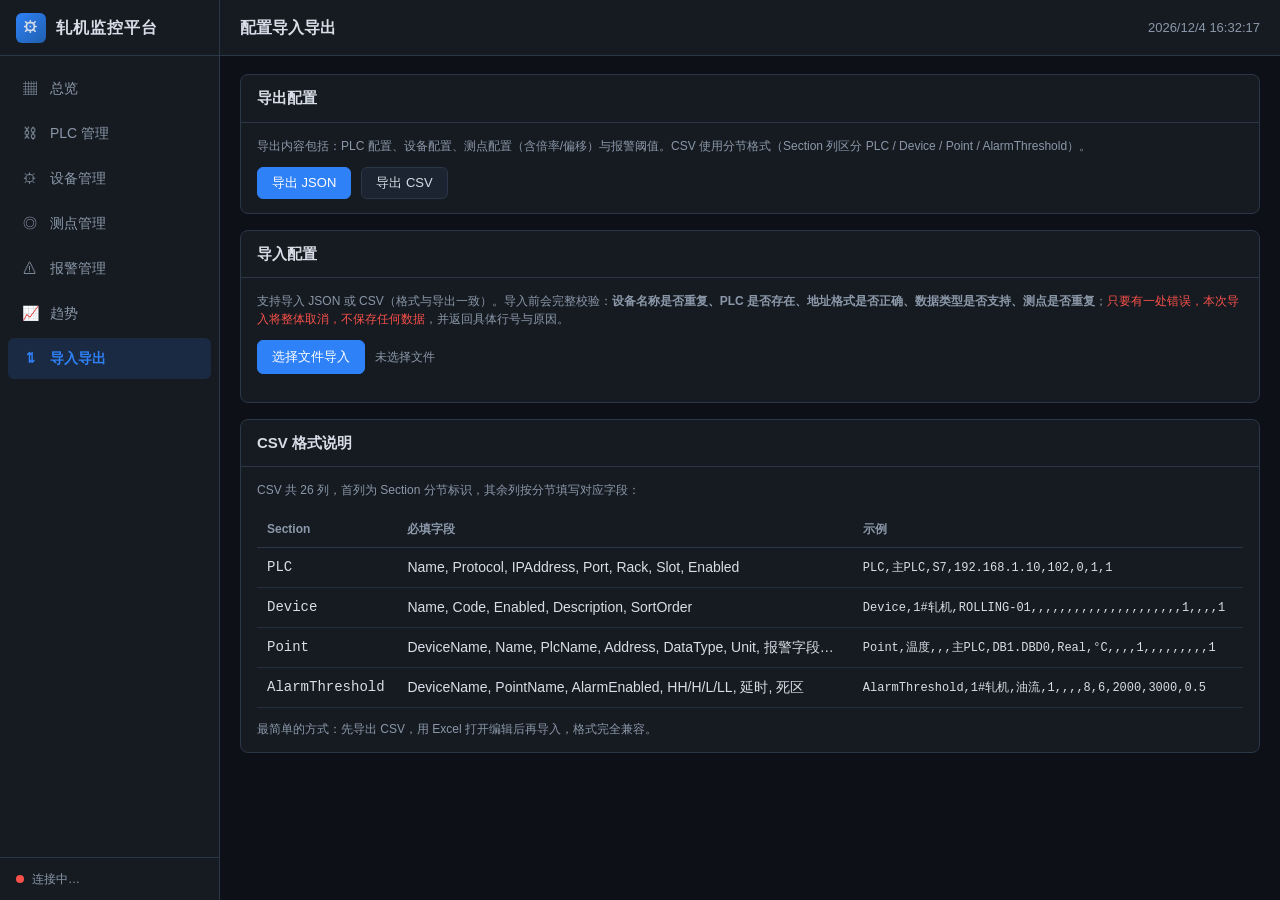
<file: new-chat/RollingMillMonitor/wwwroot/config.html>
<!DOCTYPE html>
<html lang="zh-CN">
<head>
  <meta charset="UTF-8">
  <meta name="viewport" content="width=device-width, initial-scale=1.0">
  <title>配置导入导出 - 轧机监控平台</title>
  <link rel="stylesheet" href="css/style.css">
</head>
<body>
  <div class="layout">
    <aside class="sidebar" id="sidebar"></aside>
    <div class="main">
      <div class="topbar">
        <div class="page-title" id="page-title">配置导入导出</div>
        <div class="right"><span id="clock">--</span></div>
      </div>
      <div class="content">
        <div class="panel">
          <div class="panel-head"><h3>导出配置</h3></div>
          <div class="panel-body">
            <p class="muted small mb-12">导出内容包括：PLC 配置、设备配置、测点配置（含倍率/偏移）与报警阈值。CSV 使用分节格式（Section 列区分 PLC / Device / Point / AlarmThreshold）。</p>
            <div class="filters">
              <button class="btn primary" onclick="exportJson()">导出 JSON</button>
              <button class="btn" onclick="exportCsv()">导出 CSV</button>
            </div>
          </div>
        </div>

        <div class="panel">
          <div class="panel-head"><h3>导入配置</h3></div>
          <div class="panel-body">
            <p class="muted small mb-12">支持导入 JSON 或 CSV（格式与导出一致）。导入前会完整校验：<b>设备名称是否重复、PLC 是否存在、地址格式是否正确、数据类型是否支持、测点是否重复</b>；<span class="alert-lv-critical">只要有一处错误，本次导入将整体取消，不保存任何数据</span>，并返回具体行号与原因。</p>
            <div class="filters">
              <label class="btn primary" style="cursor:pointer">选择文件导入<input type="file" id="import-file" accept=".json,.csv,text/csv,application/json" style="display:none"></label>
              <span class="muted small" id="file-name">未选择文件</span>
            </div>
            <div class="import-result" id="import-result"></div>
          </div>
        </div>

        <div class="panel">
          <div class="panel-head"><h3>CSV 格式说明</h3></div>
          <div class="panel-body">
            <p class="small muted">CSV 共 26 列，首列为 Section 分节标识，其余列按分节填写对应字段：</p>
            <table class="tbl mt-12">
              <thead><tr><th>Section</th><th>必填字段</th><th>示例</th></tr></thead>
              <tbody>
                <tr><td class="mono">PLC</td><td>Name, Protocol, IPAddress, Port, Rack, Slot, Enabled</td><td class="mono small">PLC,主PLC,S7,192.168.1.10,102,0,1,1</td></tr>
                <tr><td class="mono">Device</td><td>Name, Code, Enabled, Description, SortOrder</td><td class="mono small">Device,1#轧机,ROLLING-01,,,,,,,,,,,,,,,,,,,,,1,,,,1</td></tr>
                <tr><td class="mono">Point</td><td>DeviceName, Name, PlcName, Address, DataType, Unit, 报警字段…</td><td class="mono small">Point,温度,,,主PLC,DB1.DBD0,Real,°C,,,,1,,,,,,,,,1</td></tr>
                <tr><td class="mono">AlarmThreshold</td><td>DeviceName, PointName, AlarmEnabled, HH/H/L/LL, 延时, 死区</td><td class="mono small">AlarmThreshold,1#轧机,油流,1,,,,8,6,2000,3000,0.5</td></tr>
              </tbody>
            </table>
            <p class="small muted mt-12">最简单的方式：先导出 CSV，用 Excel 打开编辑后再导入，格式完全兼容。</p>
          </div>
        </div>
      </div>
    </div>
  </div>

  <div id="toast-box"></div>
  <script src="lib/signalr/signalr.min.js"></script>
  <script src="js/common.js"></script>
  <script src="js/config.js"></script>
</body>
</html>
</file>
<file: new-chat/RollingMillMonitor/wwwroot/css/style.css>
/* ============================================================
   轧机监控平台 —— 深色工业监控风格
   ============================================================ */
:root {
  --bg: #0d1117;
  --bg-panel: #161b22;
  --bg-panel-2: #1b2430;
  --bg-hover: #212d3d;
  --border: #2b3648;
  --border-soft: #232e3f;
  --text: #d7dee7;
  --text-muted: #8b98a9;
  --accent: #2f81f7;
  --accent-hover: #4a96ff;

  --st-normal: #2ea043;
  --st-notconfigured: #6e7781;
  --st-configerror: #d29922;
  --st-commfault: #f85149;
  --st-readfailed: #f0883e;
  --st-disabled: #8b949e;
  --st-waiting: #58a6ff;

  --alarm-critical: #f85149;
  --alarm-warning: #d29922;
  --sim: #c777e9;
}

* { box-sizing: border-box; margin: 0; padding: 0; }

html, body { height: 100%; }

body {
  font-family: "Microsoft YaHei", "PingFang SC", "Segoe UI", sans-serif;
  background: var(--bg);
  color: var(--text);
  font-size: 14px;
  line-height: 1.5;
}

/* ---------- 布局 ---------- */
.layout { display: flex; height: 100vh; }

.sidebar {
  width: 220px;
  flex-shrink: 0;
  background: var(--bg-panel);
  border-right: 1px solid var(--border);
  display: flex;
  flex-direction: column;
  position: fixed;
  top: 0; bottom: 0; left: 0;
  z-index: 50;
}

.sidebar .brand {
  height: 56px;
  display: flex;
  align-items: center;
  gap: 10px;
  padding: 0 16px;
  border-bottom: 1px solid var(--border);
  font-size: 16px;
  font-weight: 600;
  letter-spacing: 1px;
  color: var(--text);
}

.sidebar .brand .logo {
  width: 30px; height: 30px;
  border-radius: 6px;
  background: linear-gradient(135deg, #2f81f7, #1f5fae);
  display: flex; align-items: center; justify-content: center;
  font-size: 15px;
}

.sidebar nav { flex: 1; padding: 12px 8px; overflow-y: auto; }

.sidebar nav a {
  display: flex;
  align-items: center;
  gap: 10px;
  padding: 10px 12px;
  margin-bottom: 4px;
  border-radius: 6px;
  color: var(--text-muted);
  text-decoration: none;
  font-size: 14px;
  transition: background .15s, color .15s;
}

.sidebar nav a:hover { background: var(--bg-hover); color: var(--text); }
.sidebar nav a.active {
  background: rgba(47, 129, 247, .15);
  color: var(--accent);
  font-weight: 600;
}

.sidebar nav a .nav-icon { width: 20px; text-align: center; }

.sidebar .foot {
  padding: 12px 16px;
  border-top: 1px solid var(--border);
  color: var(--text-muted);
  font-size: 12px;
  display: flex;
  align-items: center;
  gap: 8px;
}

.main {
  flex: 1;
  margin-left: 220px;
  display: flex;
  flex-direction: column;
  min-width: 0;
}

.topbar {
  height: 56px;
  display: flex;
  align-items: center;
  justify-content: space-between;
  padding: 0 20px;
  border-bottom: 1px solid var(--border);
  background: var(--bg-panel);
  position: sticky; top: 0; z-index: 40;
}

.topbar .page-title { font-size: 16px; font-weight: 600; }

.topbar .right { display: flex; align-items: center; gap: 14px; color: var(--text-muted); font-size: 13px; }

.conn-dot {
  width: 8px; height: 8px; border-radius: 50%;
  background: var(--st-commfault);
  display: inline-block;
}
.conn-dot.on { background: var(--st-normal); }
.conn-dot.connecting { background: var(--st-waiting); }

.content { flex: 1; overflow-y: auto; padding: 18px 20px 40px; }

/* ---------- 统计卡片 ---------- */
.stat-grid {
  display: grid;
  grid-template-columns: repeat(auto-fit, minmax(120px, 1fr));
  gap: 12px;
  margin-bottom: 18px;
}

.stat-card {
  background: var(--bg-panel);
  border: 1px solid var(--border);
  border-radius: 8px;
  padding: 12px 14px;
}

.stat-card .label { color: var(--text-muted); font-size: 12px; margin-bottom: 6px; }
.stat-card .num { font-size: 26px; font-weight: 700; font-variant-numeric: tabular-nums; }
.stat-card .num.accent { color: var(--accent); }
.stat-card .num.warn { color: var(--st-commfault); }
.stat-card .num.good { color: var(--st-normal); }
.stat-card .num.amber { color: var(--st-configerror); }
.stat-card .num.gray { color: var(--text-muted); }

/* ---------- 面板 ---------- */
.panel {
  background: var(--bg-panel);
  border: 1px solid var(--border);
  border-radius: 8px;
  margin-bottom: 16px;
}

.panel-head {
  padding: 12px 16px;
  border-bottom: 1px solid var(--border);
  display: flex;
  align-items: center;
  justify-content: space-between;
  gap: 12px;
  flex-wrap: wrap;
}

.panel-head h3 { font-size: 15px; font-weight: 600; }
.panel-body { padding: 14px 16px; }

/* ---------- 表格 ---------- */
table.tbl { width: 100%; border-collapse: collapse; }
table.tbl th {
  text-align: left;
  padding: 9px 10px;
  color: var(--text-muted);
  font-weight: 600;
  font-size: 12px;
  border-bottom: 1px solid var(--border);
  white-space: nowrap;
}
table.tbl td {
  padding: 9px 10px;
  border-bottom: 1px solid var(--border-soft);
  vertical-align: middle;
}
table.tbl tr:hover td { background: var(--bg-hover); }
table.tbl td.num { font-variant-numeric: tabular-nums; }

.tbl-wrap { overflow-x: auto; }

/* ---------- 状态徽标 ---------- */
.badge {
  display: inline-flex;
  align-items: center;
  gap: 5px;
  padding: 2px 9px;
  border-radius: 20px;
  font-size: 12px;
  white-space: nowrap;
  border: 1px solid transparent;
}
.badge .dot { width: 6px; height: 6px; border-radius: 50%; background: currentColor; }

.st-normal { color: var(--st-normal); border-color: color-mix(in srgb, var(--st-normal) 45%, transparent); background: color-mix(in srgb, var(--st-normal) 12%, transparent); }
.st-notconfigured { color: var(--st-notconfigured); border-color: color-mix(in srgb, var(--st-notconfigured) 45%, transparent); background: color-mix(in srgb, var(--st-notconfigured) 12%, transparent); }
.st-configerror { color: var(--st-configerror); border-color: color-mix(in srgb, var(--st-configerror) 45%, transparent); background: color-mix(in srgb, var(--st-configerror) 12%, transparent); }
.st-commfault { color: var(--st-commfault); border-color: color-mix(in srgb, var(--st-commfault) 45%, transparent); background: color-mix(in srgb, var(--st-commfault) 12%, transparent); }
.st-readfailed { color: var(--st-readfailed); border-color: color-mix(in srgb, var(--st-readfailed) 45%, transparent); background: color-mix(in srgb, var(--st-readfailed) 12%, transparent); }
.st-disabled { color: var(--st-disabled); border-color: color-mix(in srgb, var(--st-disabled) 45%, transparent); background: color-mix(in srgb, var(--st-disabled) 12%, transparent); }
.st-waiting { color: var(--st-waiting); border-color: color-mix(in srgb, var(--st-waiting) 45%, transparent); background: color-mix(in srgb, var(--st-waiting) 12%, transparent); }

.alert-lv-critical { color: var(--alarm-critical); }
.alert-lv-warning { color: var(--alarm-warning); }
.ok-val { color: var(--ok, #34c759); font-size: 18px; font-weight: 700; }

.sim-badge {
  color: var(--sim);
  border-color: color-mix(in srgb, var(--sim) 45%, transparent);
  background: color-mix(in srgb, var(--sim) 10%, transparent);
  font-size: 11px;
  padding: 1px 7px;
  border-radius: 20px;
  border: 1px solid color-mix(in srgb, var(--sim) 45%, transparent);
}

.reason { color: var(--text-muted); font-size: 12px; max-width: 420px; }

/* ---------- 设备卡片 ---------- */
.device-grid {
  display: grid;
  grid-template-columns: repeat(auto-fill, minmax(430px, 1fr));
  gap: 14px;
}

.device-card {
  background: var(--bg-panel);
  border: 1px solid var(--border);
  border-radius: 8px;
  overflow: hidden;
}

.device-card .dc-head {
  padding: 12px 16px;
  border-bottom: 1px solid var(--border);
  display: flex;
  align-items: center;
  justify-content: space-between;
  gap: 10px;
  flex-wrap: wrap;
}

.device-card .dc-name { font-size: 16px; font-weight: 600; }
.device-card .dc-code { color: var(--text-muted); font-size: 12px; margin-top: 2px; }

.device-card table.tbl td:first-child { color: var(--text-muted); }
.device-card .big-val { font-size: 18px; font-weight: 700; font-variant-numeric: tabular-nums; }
.device-card .unit { color: var(--text-muted); font-size: 12px; margin-left: 3px; }
.device-card .last-update { color: var(--text-muted); font-size: 12px; }

/* ---------- 按钮 ---------- */
.btn {
  display: inline-flex;
  align-items: center;
  gap: 6px;
  padding: 6px 14px;
  border-radius: 6px;
  border: 1px solid var(--border);
  background: var(--bg-panel-2);
  color: var(--text);
  font-size: 13px;
  cursor: pointer;
  transition: background .15s, border-color .15s;
  text-decoration: none;
}
.btn:hover { background: var(--bg-hover); }
.btn.primary { background: var(--accent); border-color: var(--accent); color: #fff; }
.btn.primary:hover { background: var(--accent-hover); }
.btn.danger { color: var(--st-commfault); border-color: color-mix(in srgb, var(--st-commfault) 40%, transparent); }
.btn.danger:hover { background: color-mix(in srgb, var(--st-commfault) 15%, transparent); }
.btn.sm { padding: 3px 9px; font-size: 12px; }
.btn:disabled { opacity: .5; cursor: not-allowed; }

/* ---------- 表单 ---------- */
.form-grid { display: grid; grid-template-columns: 1fr 1fr; gap: 12px 16px; }
.form-grid .full { grid-column: 1 / -1; }

.field label { display: block; color: var(--text-muted); font-size: 12px; margin-bottom: 5px; }
.field input[type=text], .field input[type=number], .field select {
  width: 100%;
  padding: 8px 10px;
  border-radius: 6px;
  border: 1px solid var(--border);
  background: var(--bg);
  color: var(--text);
  font-size: 13px;
  outline: none;
}
.field input:focus, .field select:focus { border-color: var(--accent); }
.field .hint { color: var(--text-muted); font-size: 11px; margin-top: 4px; }
.field.err input, .field.err select { border-color: var(--st-commfault); }
.field .f-err { color: var(--st-commfault); font-size: 11px; margin-top: 4px; }

.form-actions {
  margin-top: 16px;
  display: flex;
  justify-content: flex-end;
  gap: 10px;
}

/* ---------- 弹窗 ---------- */
.modal-overlay {
  position: fixed; inset: 0;
  background: rgba(0,0,0,.55);
  display: none;
  align-items: flex-start;
  justify-content: center;
  z-index: 100;
  padding: 40px 16px;
  overflow-y: auto;
}
.modal-overlay.show { display: flex; }

.modal {
  background: var(--bg-panel);
  border: 1px solid var(--border);
  border-radius: 10px;
  width: 100%;
  max-width: 640px;
  box-shadow: 0 12px 40px rgba(0,0,0,.5);
}

.modal-head {
  padding: 14px 18px;
  border-bottom: 1px solid var(--border);
  display: flex;
  justify-content: space-between;
  align-items: center;
}
.modal-head h3 { font-size: 15px; font-weight: 600; }
.modal-close { cursor: pointer; color: var(--text-muted); font-size: 18px; background: none; border: none; }
.modal-body { padding: 18px; max-height: 70vh; overflow-y: auto; }
.modal-foot { padding: 14px 18px; border-top: 1px solid var(--border); display: flex; justify-content: flex-end; gap: 10px; }

/* ---------- 过滤器 ---------- */
.filters { display: flex; gap: 10px; flex-wrap: wrap; align-items: center; }
.filters input[type=text], .filters input[type=date], .filters select {
  padding: 6px 10px;
  border-radius: 6px;
  border: 1px solid var(--border);
  background: var(--bg);
  color: var(--text);
  font-size: 13px;
  outline: none;
}
.filters input:focus, .filters select:focus { border-color: var(--accent); }

/* ---------- Toast ---------- */
#toast-box {
  position: fixed;
  top: 66px; right: 16px;
  z-index: 200;
  display: flex;
  flex-direction: column;
  gap: 8px;
}
.toast {
  padding: 10px 16px;
  border-radius: 8px;
  border: 1px solid var(--border);
  background: var(--bg-panel-2);
  box-shadow: 0 6px 20px rgba(0,0,0,.4);
  font-size: 13px;
  max-width: 380px;
  animation: toast-in .2s ease-out;
}
.toast.ok { border-color: color-mix(in srgb, var(--st-normal) 50%, transparent); }
.toast.err { border-color: color-mix(in srgb, var(--st-commfault) 50%, transparent); }
.toast.warn { border-color: color-mix(in srgb, var(--st-configerror) 50%, transparent); }

@keyframes toast-in { from { opacity: 0; transform: translateX(20px); } to { opacity: 1; transform: none; } }

/* ---------- 其他 ---------- */
.empty { color: var(--text-muted); text-align: center; padding: 30px 0; }
.mono { font-family: Consolas, "Courier New", monospace; }
.muted { color: var(--text-muted); }
.small { font-size: 12px; }
.nowrap { white-space: nowrap; }
.mt-12 { margin-top: 12px; }
.mb-12 { margin-bottom: 12px; }

.chart-box { height: 420px; width: 100%; }

.import-result { margin-top: 14px; }
.import-result .ok-box {
  border: 1px solid color-mix(in srgb, var(--st-normal) 45%, transparent);
  background: color-mix(in srgb, var(--st-normal) 8%, transparent);
  border-radius: 8px; padding: 12px 16px;
}
.import-result .err-box {
  border: 1px solid color-mix(in srgb, var(--st-commfault) 45%, transparent);
  background: color-mix(in srgb, var(--st-commfault) 8%, transparent);
  border-radius: 8px; padding: 12px 16px;
  max-height: 320px; overflow-y: auto;
}
.import-result .err-line { padding: 3px 0; font-size: 12px; color: var(--st-commfault); }

.switch {
  position: relative;
  display: inline-block;
  width: 34px; height: 18px;
  vertical-align: middle;
}
.switch input { opacity: 0; width: 0; height: 0; }
.switch .slider {
  position: absolute; inset: 0;
  background: var(--bg-hover);
  border: 1px solid var(--border);
  border-radius: 18px;
  cursor: pointer;
  transition: background .15s;
}
.switch .slider::before {
  content: "";
  position: absolute;
  width: 12px; height: 12px;
  left: 3px; top: 2px;
  background: var(--text-muted);
  border-radius: 50%;
  transition: transform .15s, background .15s;
}
.switch input:checked + .slider { background: var(--accent); border-color: var(--accent); }
.switch input:checked + .slider::before { transform: translateX(16px); background: #fff; }

@media (max-width: 900px) {
  .sidebar { width: 60px; }
  .sidebar .brand span.txt, .sidebar nav a span.txt, .sidebar .foot { display: none; }
  .sidebar nav a { justify-content: center; }
  .main { margin-left: 60px; }
  .device-grid { grid-template-columns: 1fr; }
  .form-grid { grid-template-columns: 1fr; }
}
</file>
